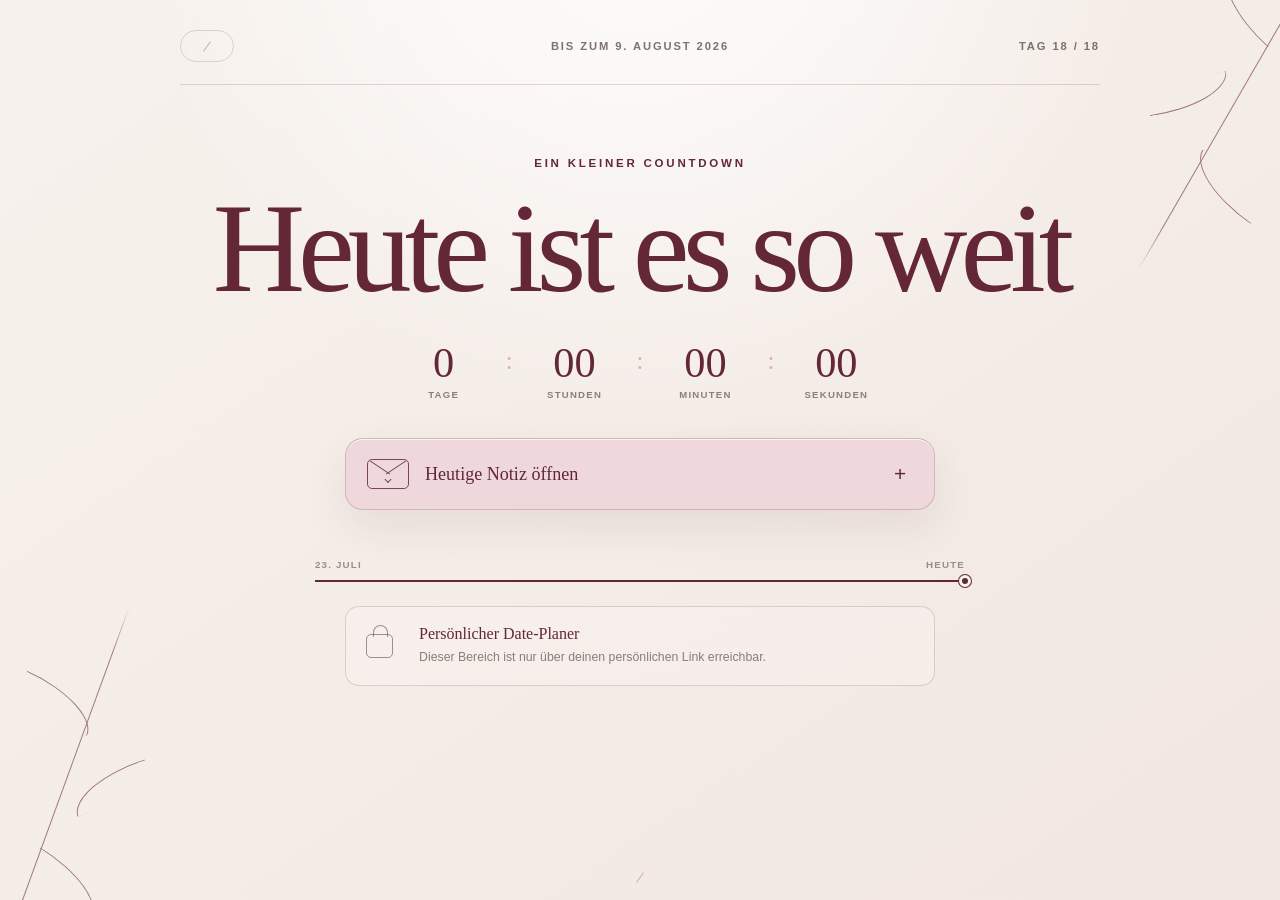
<file: countdown/index.html>
<!doctype html>
<html lang="de">
  <head>
    <meta charset="utf-8" />
    <meta name="viewport" content="width=device-width, initial-scale=1" />
    <meta name="theme-color" content="#f8f4ee" />
    <meta name="robots" content="noindex, nofollow, noarchive" />
    <meta
      name="description"
      content="Ein persönlicher Countdown bis zum 9. August 2026."
    />
    <title>Countdown · 9. August</title>
    <link rel="stylesheet" href="./style.css?v=1" />
    <script src="./app.js?v=3" defer></script>
  </head>
  <body>
    <main id="countdown-view" class="countdown-page">
      <div class="paper-grain" aria-hidden="true"></div>
      <div class="botanical botanical-left" aria-hidden="true">
        <span></span><span></span><span></span>
      </div>
      <div class="botanical botanical-right" aria-hidden="true">
        <span></span><span></span><span></span>
      </div>

      <section class="hero-shell" aria-labelledby="countdown-title">
        <header class="topline">
          <div class="monogram" aria-hidden="true">
            <i></i>
          </div>
          <p>Bis zum 9. August 2026</p>
          <span id="edition" class="edition">Tag 1 / 18</span>
        </header>

        <div class="hero-copy">
          <p class="eyebrow">Ein kleiner Countdown</p>
          <h1 id="countdown-title">Noch 17 Tage</h1>
        </div>

        <div class="live-countdown" aria-label="Verbleibende Zeit">
          <div><strong id="days">17</strong><span>Tage</span></div>
          <b aria-hidden="true">:</b>
          <div><strong id="hours">00</strong><span>Stunden</span></div>
          <b aria-hidden="true">:</b>
          <div><strong id="minutes">00</strong><span>Minuten</span></div>
          <b aria-hidden="true">:</b>
          <div><strong id="seconds">00</strong><span>Sekunden</span></div>
        </div>

        <div class="daily-area">
          <button
            id="note-button"
            class="letter-button"
            type="button"
            aria-expanded="false"
            aria-controls="daily-note"
          >
            <span class="envelope-mark" aria-hidden="true"><i></i></span>
            <span id="note-button-label">Heutige Notiz öffnen</span>
            <em id="note-button-symbol" aria-hidden="true">+</em>
          </button>
          <div class="daily-note" id="daily-note">
            <p id="daily-note-text"></p>
            <span>— Für dich</span>
          </div>
        </div>

        <div
          id="progress-block"
          class="progress-block"
          aria-label="Fortschritt des Countdowns"
        >
          <div class="progress-labels">
            <span>23. Juli</span>
            <span id="progress-end">9. August</span>
          </div>
          <div class="progress-track">
            <i></i>
            <span id="progress-dot"></span>
          </div>
        </div>

        <div id="planner-locked" class="planner-teaser">
          <span class="lock-mark" aria-hidden="true"></span>
          <div>
            <p>Unser Date-Planer</p>
            <span>Öffnet am 2. August – sieben Tage vorher.</span>
          </div>
        </div>

        <div id="planner-missing-link" class="planner-teaser hidden">
          <span class="lock-mark" aria-hidden="true"></span>
          <div>
            <p>Persönlicher Date-Planer</p>
            <span>Dieser Bereich ist nur über deinen persönlichen Link erreichbar.</span>
          </div>
        </div>

        <section
          id="planner-card"
          class="planner-card hidden"
          aria-labelledby="planner-title"
        >
          <div class="planner-heading">
            <p class="section-kicker">Jetzt bist du dran</p>
            <h2 id="planner-title">Worauf hast du Lust?</h2>
            <p>Wähle die Richtung für unser Essen und deinen Wunschtermin.</p>
          </div>

          <form id="date-form">
            <fieldset>
              <legend>Essensrichtung</legend>
              <div class="food-grid">
                <label class="food-option">
                  <input type="radio" name="foodDirection" value="italian" required />
                  <span class="radio-dot" aria-hidden="true"></span>
                  <span><strong>Italienisch</strong><small>Pasta, Pizza &amp; Dolce</small></span>
                </label>
                <label class="food-option">
                  <input type="radio" name="foodDirection" value="asian" />
                  <span class="radio-dot" aria-hidden="true"></span>
                  <span><strong>Asiatisch</strong><small>Sushi, Bowls &amp; mehr</small></span>
                </label>
                <label class="food-option">
                  <input type="radio" name="foodDirection" value="mediterranean" />
                  <span class="radio-dot" aria-hidden="true"></span>
                  <span><strong>Mediterran</strong><small>Leicht und sommerlich</small></span>
                </label>
                <label class="food-option">
                  <input type="radio" name="foodDirection" value="modern-european" />
                  <span class="radio-dot" aria-hidden="true"></span>
                  <span><strong>Modern europäisch</strong><small>Klassisch, aber besonders</small></span>
                </label>
                <label class="food-option">
                  <input type="radio" name="foodDirection" value="comfort-food" />
                  <span class="radio-dot" aria-hidden="true"></span>
                  <span><strong>Gemütlich &amp; unkompliziert</strong><small>Einfach richtig gutes Essen</small></span>
                </label>
                <label class="food-option">
                  <input type="radio" name="foodDirection" value="surprise" />
                  <span class="radio-dot" aria-hidden="true"></span>
                  <span><strong>Überrasch mich</strong><small>Ich übernehme die Auswahl</small></span>
                </label>
              </div>
            </fieldset>

            <div class="date-time-grid">
              <label>
                <span>Datum</span>
                <input
                  id="preferred-date"
                  type="date"
                  min="2026-08-09"
                  max="2026-08-23"
                  value="2026-08-09"
                  required
                />
              </label>
              <label>
                <span>Uhrzeit</span>
                <input id="preferred-time" type="time" value="18:30" required />
              </label>
            </div>

            <p id="form-error" class="form-error hidden" role="alert"></p>
            <button id="submit-button" class="primary-button" type="submit">
              <span class="button-copy">Meine Auswahl senden</span>
              <span aria-hidden="true">→</span>
            </button>
            <p class="privacy-note">
              Deine Auswahl wird geschützt hinterlegt und ist nur in der privaten Ansicht sichtbar.
            </p>
          </form>
        </section>

        <section
          id="planner-success"
          class="planner-card planner-success hidden"
          aria-live="polite"
        >
          <span class="success-seal" aria-hidden="true">✓</span>
          <p class="section-kicker">Auswahl gespeichert</p>
          <h2>Danke, den Rest übernehme ich.</h2>
          <p>
            Deine Angaben sind nicht öffentlich sichtbar. Du kannst sie bei
            Bedarf noch einmal ändern.
          </p>
          <button id="change-choice" type="button" class="secondary-button">
            Auswahl ändern
          </button>
        </section>

        <footer aria-hidden="true"><i></i></footer>
      </section>
    </main>

    <main id="owner-view" class="private-page hidden">
      <section class="private-shell">
        <header class="private-header">
          <a id="back-to-countdown" href="./index.html" aria-label="Zurück zum Countdown">
            ← Countdown
          </a>
          <span>Private Ansicht</span>
        </header>

        <div class="private-intro">
          <p class="section-kicker">Private Ansicht</p>
          <h1>Die Auswahl</h1>
          <p>Hier erscheint, was im Date-Planer ausgewählt wurde.</p>
        </div>

        <form id="owner-access" class="access-card hidden">
          <label for="owner-key">Privater Zugangscode</label>
          <div>
            <input id="owner-key" type="password" autocomplete="off" required />
            <button type="submit">Öffnen</button>
          </div>
          <p id="owner-error" class="hidden" role="alert"></p>
        </form>

        <div id="choice-loading" class="choice-card loading-card hidden" aria-live="polite">
          Auswahl wird geladen …
        </div>

        <div id="choice-empty" class="choice-card empty-card hidden">
          <span aria-hidden="true">—</span>
          <h2>Noch keine Auswahl</h2>
          <p>Sobald der Date-Planer ausgefüllt wurde, findest du alles hier.</p>
        </div>

        <article id="choice-card" class="choice-card hidden">
          <div class="choice-number">01</div>
          <div class="choice-row">
            <span>Essensrichtung</span>
            <strong id="choice-food"></strong>
          </div>
          <div class="choice-row">
            <span>Wunschtermin</span>
            <strong id="choice-date"></strong>
          </div>
          <div class="choice-row">
            <span>Uhrzeit</span>
            <strong id="choice-time"></strong>
          </div>
          <footer id="choice-updated"></footer>
        </article>
      </section>
    </main>

    <noscript>
      <p class="noscript">Bitte aktiviere JavaScript, damit der Countdown funktioniert.</p>
    </noscript>
  </body>
</html>
</file>
<file: countdown/style.css>
:root {
  --paper: #f8f4ee;
  --paper-deep: #efe4da;
  --accent: #71343d;
  --accent-soft: #e0c5c4;
  --ink: #4f4540;
  --line: color-mix(in srgb, var(--accent) 19%, transparent);
  --sans: Inter, ui-sans-serif, -apple-system, BlinkMacSystemFont, "Segoe UI",
    sans-serif;
  --serif: "Iowan Old Style", "Baskerville", "Times New Roman", serif;
}

* {
  box-sizing: border-box;
}

html {
  min-width: 320px;
  background: var(--paper);
  scroll-behavior: smooth;
}

body {
  margin: 0;
  background: var(--paper);
  color: var(--ink);
  font-family: var(--sans);
}

button,
input {
  font: inherit;
}

button:focus-visible,
input:focus-visible,
a:focus-visible {
  outline: 3px solid color-mix(in srgb, var(--accent) 28%, transparent);
  outline-offset: 4px;
}

.hidden {
  display: none !important;
}

.countdown-page {
  position: relative;
  min-height: 100svh;
  overflow: hidden;
  background:
    radial-gradient(circle at 50% -10%, rgba(255, 255, 255, 0.92), transparent 43%),
    linear-gradient(145deg, var(--paper) 0%, var(--paper-deep) 145%);
  color: var(--ink);
  transition: background 900ms ease, color 900ms ease;
}

.paper-grain {
  position: absolute;
  inset: 0;
  pointer-events: none;
  opacity: 0.22;
  background-image:
    repeating-linear-gradient(
      96deg,
      rgba(75, 52, 42, 0.025) 0 1px,
      transparent 1px 4px
    ),
    repeating-linear-gradient(
      2deg,
      rgba(255, 255, 255, 0.18) 0 1px,
      transparent 1px 5px
    );
  mix-blend-mode: multiply;
}

.hero-shell {
  position: relative;
  z-index: 2;
  width: min(920px, calc(100% - 48px));
  min-height: 100svh;
  margin: 0 auto;
  padding: 30px 0 22px;
  display: flex;
  flex-direction: column;
  align-items: center;
}

.topline {
  width: 100%;
  display: grid;
  grid-template-columns: 1fr auto 1fr;
  align-items: center;
  padding-bottom: 22px;
  border-bottom: 1px solid var(--line);
  color: color-mix(in srgb, var(--ink) 72%, transparent);
}

.topline > p,
.edition {
  margin: 0;
  font-size: 0.7rem;
  font-weight: 600;
  letter-spacing: 0.17em;
  text-transform: uppercase;
}

.edition {
  justify-self: end;
}

.monogram {
  width: 54px;
  height: 32px;
  display: flex;
  align-items: center;
  justify-content: center;
  gap: 7px;
  border: 1px solid var(--line);
  border-radius: 999px;
  color: var(--accent);
  font-family: var(--serif);
  font-size: 0.88rem;
  font-weight: 600;
}

.monogram i,
footer i {
  width: 12px;
  height: 1px;
  background: var(--accent-soft);
  transform: rotate(-54deg);
}

.hero-copy {
  margin-top: clamp(54px, 8vh, 92px);
  text-align: center;
}

.eyebrow {
  margin: 0 0 21px;
  color: var(--accent);
  font-size: 0.72rem;
  font-weight: 650;
  letter-spacing: 0.24em;
  text-transform: uppercase;
}

h1 {
  max-width: 900px;
  margin: 0;
  color: var(--accent);
  font-family: var(--serif);
  font-size: clamp(4.2rem, 10vw, 8.4rem);
  font-weight: 400;
  letter-spacing: -0.055em;
  line-height: 0.92;
  text-wrap: balance;
}

.intro {
  max-width: 540px;
  margin: 28px auto 0;
  color: color-mix(in srgb, var(--ink) 78%, transparent);
  font-family: var(--serif);
  font-size: clamp(1.04rem, 2vw, 1.23rem);
  line-height: 1.65;
  text-wrap: balance;
}

.live-countdown {
  margin-top: 34px;
  display: flex;
  align-items: flex-start;
  justify-content: center;
  gap: clamp(10px, 2.5vw, 26px);
}

.live-countdown div {
  min-width: 72px;
  display: grid;
  justify-items: center;
  gap: 5px;
}

.live-countdown strong {
  color: var(--accent);
  font-family: var(--serif);
  font-size: clamp(1.8rem, 4vw, 2.65rem);
  font-weight: 400;
  font-variant-numeric: tabular-nums;
  line-height: 1;
}

.live-countdown span {
  color: color-mix(in srgb, var(--ink) 63%, transparent);
  font-size: 0.6rem;
  font-weight: 650;
  letter-spacing: 0.13em;
  text-transform: uppercase;
}

.live-countdown b {
  margin-top: 5px;
  color: var(--accent-soft);
  font-family: var(--serif);
  font-size: 1.55rem;
  font-weight: 400;
}

.daily-area {
  width: min(590px, 100%);
  margin-top: 38px;
}

.letter-button {
  position: relative;
  width: 100%;
  min-height: 72px;
  display: grid;
  grid-template-columns: 44px 1fr 26px;
  align-items: center;
  gap: 14px;
  padding: 12px 21px;
  border: 1px solid color-mix(in srgb, var(--accent) 20%, transparent);
  border-radius: 18px;
  background: color-mix(in srgb, white 52%, var(--accent-soft));
  box-shadow:
    0 16px 44px rgba(76, 44, 44, 0.09),
    inset 0 1px rgba(255, 255, 255, 0.75);
  color: var(--accent);
  cursor: pointer;
  transition:
    transform 180ms ease,
    box-shadow 180ms ease,
    background 700ms ease;
}

.letter-button:hover {
  transform: translateY(-2px);
  box-shadow:
    0 19px 48px rgba(76, 44, 44, 0.13),
    inset 0 1px rgba(255, 255, 255, 0.75);
}

.letter-button > span:nth-child(2) {
  text-align: left;
  font-family: var(--serif);
  font-size: 1.13rem;
}

.letter-button em {
  font-size: 1.3rem;
  font-style: normal;
  font-weight: 300;
}

.envelope-mark {
  position: relative;
  width: 42px;
  height: 30px;
  border: 1px solid currentColor;
  border-radius: 5px;
  opacity: 0.82;
}

.envelope-mark::before,
.envelope-mark::after {
  content: "";
  position: absolute;
  top: 7px;
  width: 24px;
  height: 1px;
  background: currentColor;
}

.envelope-mark::before {
  left: 0;
  transform: rotate(34deg);
}

.envelope-mark::after {
  right: 0;
  transform: rotate(-34deg);
}

.envelope-mark i {
  position: absolute;
  left: 50%;
  bottom: 6px;
  width: 5px;
  height: 5px;
  border-right: 1px solid currentColor;
  border-bottom: 1px solid currentColor;
  transform: translateX(-50%) rotate(45deg);
}

.daily-note {
  display: grid;
  grid-template-rows: 0fr;
  padding: 0 24px;
  overflow: hidden;
  border: 1px solid transparent;
  border-top: 0;
  border-radius: 0 0 16px 16px;
  opacity: 0;
  transition:
    grid-template-rows 360ms ease,
    padding 360ms ease,
    opacity 240ms ease,
    border-color 360ms ease;
}

.daily-note p,
.daily-note span {
  min-height: 0;
  overflow: hidden;
}

.daily-note p {
  margin: 0;
  font-family: var(--serif);
  font-size: 1.03rem;
  line-height: 1.65;
}

.daily-note span {
  justify-self: end;
  color: var(--accent);
  font-family: var(--serif);
  font-style: italic;
}

.daily-note.is-open {
  grid-template-rows: 1fr;
  gap: 8px;
  padding: 23px 24px 20px;
  border-color: var(--line);
  opacity: 1;
}

.progress-block {
  width: min(650px, 100%);
  margin-top: 30px;
}

.progress-labels {
  display: flex;
  justify-content: space-between;
  margin-bottom: 10px;
  color: color-mix(in srgb, var(--ink) 54%, transparent);
  font-size: 0.61rem;
  font-weight: 650;
  letter-spacing: 0.12em;
  text-transform: uppercase;
}

.progress-track {
  position: relative;
  height: 2px;
  background: color-mix(in srgb, var(--accent) 13%, transparent);
}

.progress-track i {
  position: absolute;
  inset: 0 auto 0 0;
  width: var(--reveal-progress);
  background: var(--accent);
  transition: width 900ms ease;
}

.progress-track span {
  position: absolute;
  top: 50%;
  width: 12px;
  height: 12px;
  border: 3px solid var(--paper);
  border-radius: 50%;
  background: var(--accent);
  box-shadow: 0 0 0 1px var(--accent);
  transform: translateY(-50%);
  transition: left 900ms ease;
}

.planner-teaser {
  width: min(590px, 100%);
  margin-top: 24px;
  display: grid;
  grid-template-columns: 38px 1fr;
  align-items: center;
  gap: 15px;
  padding: 18px 20px;
  border: 1px solid var(--line);
  border-radius: 14px;
  background: rgba(255, 255, 255, 0.19);
}

.lock-mark {
  position: relative;
  width: 27px;
  height: 24px;
  display: grid;
  place-items: center;
  border: 1px solid color-mix(in srgb, var(--ink) 53%, transparent);
  border-radius: 5px;
  color: var(--accent);
  font-size: 0.78rem;
}

.planner-teaser .lock-mark::before {
  content: "";
  position: absolute;
  left: 6px;
  bottom: 20px;
  width: 13px;
  height: 11px;
  border: 1px solid color-mix(in srgb, var(--ink) 53%, transparent);
  border-bottom: 0;
  border-radius: 9px 9px 0 0;
}

.planner-teaser p {
  margin: 0 0 4px;
  color: var(--accent);
  font-family: var(--serif);
  font-size: 1rem;
}

.planner-teaser div span {
  color: color-mix(in srgb, var(--ink) 64%, transparent);
  font-size: 0.77rem;
  line-height: 1.5;
}

.planner-card {
  width: min(760px, 100%);
  margin-top: 34px;
  padding: clamp(24px, 5vw, 48px);
  border: 1px solid var(--line);
  border-radius: 24px;
  background:
    linear-gradient(rgba(255, 255, 255, 0.55), rgba(255, 255, 255, 0.31)),
    var(--paper);
  box-shadow: 0 24px 70px rgba(76, 44, 44, 0.08);
}

.planner-heading {
  max-width: 540px;
  margin-bottom: 34px;
}

.section-kicker {
  margin: 0 0 10px;
  color: var(--accent);
  font-size: 0.66rem;
  font-weight: 700;
  letter-spacing: 0.2em;
  text-transform: uppercase;
}

.planner-heading h2,
.planner-success h2 {
  margin: 0;
  color: var(--accent);
  font-family: var(--serif);
  font-size: clamp(2.25rem, 6vw, 3.6rem);
  font-weight: 400;
  letter-spacing: -0.035em;
  line-height: 1;
}

.planner-heading > p:last-child,
.planner-success > p {
  margin: 15px 0 0;
  color: color-mix(in srgb, var(--ink) 70%, transparent);
  font-family: var(--serif);
  font-size: 1.03rem;
  line-height: 1.6;
}

.planner-card fieldset {
  margin: 0;
  padding: 0;
  border: 0;
}

.planner-card legend,
.date-time-grid label > span {
  margin-bottom: 12px;
  color: color-mix(in srgb, var(--ink) 76%, transparent);
  font-size: 0.67rem;
  font-weight: 700;
  letter-spacing: 0.13em;
  text-transform: uppercase;
}

.food-grid {
  display: grid;
  grid-template-columns: repeat(2, minmax(0, 1fr));
  gap: 10px;
}

.food-option {
  position: relative;
  min-height: 74px;
  display: grid;
  grid-template-columns: 18px 1fr;
  align-items: center;
  gap: 12px;
  padding: 14px 15px;
  border: 1px solid var(--line);
  border-radius: 13px;
  background: rgba(255, 255, 255, 0.25);
  cursor: pointer;
  transition:
    border-color 180ms ease,
    background 180ms ease,
    transform 180ms ease;
}

.food-option:hover {
  transform: translateY(-1px);
  border-color: color-mix(in srgb, var(--accent) 38%, transparent);
}

.food-option:has(input:checked) {
  border-color: var(--accent);
  background: color-mix(in srgb, var(--accent-soft) 32%, white);
}

.food-option input {
  position: absolute;
  width: 1px;
  height: 1px;
  overflow: hidden;
  opacity: 0;
}

.radio-dot {
  width: 15px;
  height: 15px;
  display: grid;
  place-items: center;
  border: 1px solid color-mix(in srgb, var(--accent) 55%, transparent);
  border-radius: 50%;
}

.food-option:has(input:checked) .radio-dot::after {
  content: "";
  width: 7px;
  height: 7px;
  border-radius: 50%;
  background: var(--accent);
}

.food-option strong {
  display: block;
  color: var(--accent);
  font-family: var(--serif);
  font-size: 1rem;
  font-weight: 500;
}

.food-option small {
  display: block;
  margin-top: 3px;
  color: color-mix(in srgb, var(--ink) 57%, transparent);
  font-size: 0.67rem;
}

.date-time-grid {
  display: grid;
  grid-template-columns: 1fr 1fr;
  gap: 12px;
  margin-top: 25px;
}

.date-time-grid label {
  display: grid;
}

.date-time-grid input,
.access-card input {
  width: 100%;
  min-height: 50px;
  padding: 0 14px;
  border: 1px solid var(--line);
  border-radius: 11px;
  background: rgba(255, 255, 255, 0.48);
  color: var(--ink);
  color-scheme: light;
}

.primary-button,
.secondary-button {
  min-height: 54px;
  display: inline-flex;
  align-items: center;
  justify-content: center;
  gap: 18px;
  border: 1px solid var(--accent);
  border-radius: 999px;
  cursor: pointer;
  transition:
    transform 180ms ease,
    background 180ms ease;
}

.primary-button {
  width: 100%;
  margin-top: 25px;
  padding: 0 23px;
  background: var(--accent);
  color: var(--paper);
}

.primary-button:hover:not(:disabled),
.secondary-button:hover {
  transform: translateY(-2px);
}

.primary-button:disabled {
  cursor: wait;
  opacity: 0.62;
}

.primary-button > span:last-child {
  margin-left: auto;
  font-size: 1.2rem;
}

.privacy-note {
  margin: 13px 0 0;
  color: color-mix(in srgb, var(--ink) 57%, transparent);
  font-size: 0.67rem;
  line-height: 1.5;
  text-align: center;
}

.form-error {
  margin: 15px 0 0;
  padding: 11px 13px;
  border-radius: 9px;
  background: color-mix(in srgb, #a82424 8%, transparent);
  color: #7a2424;
  font-size: 0.78rem;
}

.planner-success {
  text-align: center;
}

.success-seal {
  width: 54px;
  height: 54px;
  margin: 0 auto 23px;
  display: grid;
  place-items: center;
  border: 1px solid var(--accent);
  border-radius: 50%;
  color: var(--accent);
  font-family: var(--serif);
  font-size: 1.3rem;
}

.planner-success .section-kicker {
  margin-bottom: 12px;
}

.planner-success > p {
  max-width: 470px;
  margin-inline: auto;
}

.secondary-button {
  margin-top: 25px;
  padding: 0 24px;
  background: transparent;
  color: var(--accent);
}

footer {
  margin-top: auto;
  padding-top: 30px;
  display: flex;
  align-items: center;
  gap: 8px;
  color: color-mix(in srgb, var(--accent) 67%, transparent);
  font-family: var(--serif);
  font-size: 0.72rem;
}

.botanical {
  position: absolute;
  z-index: 1;
  width: 270px;
  height: 460px;
  pointer-events: none;
  opacity: var(--botanical-opacity);
  transition:
    opacity 900ms ease,
    transform 900ms ease;
}

.botanical::before {
  content: "";
  position: absolute;
  width: 1px;
  height: 410px;
  background: linear-gradient(transparent, var(--accent) 12% 88%, transparent);
  transform: rotate(26deg);
}

.botanical span {
  position: absolute;
  width: 82px;
  height: 34px;
  border: 1px solid var(--accent);
  border-left: 0;
  border-bottom: 0;
  border-radius: 0 100% 0 100%;
}

.botanical-left {
  left: -70px;
  bottom: -120px;
  transform: translateY(var(--daily-shift)) rotate(-6deg);
}

.botanical-left::before,
.botanical-right::before {
  left: 130px;
  top: 15px;
}

.botanical-left span:nth-child(1),
.botanical-right span:nth-child(1) {
  left: 97px;
  top: 108px;
  transform: rotate(31deg);
}

.botanical-left span:nth-child(2),
.botanical-right span:nth-child(2) {
  left: 142px;
  top: 198px;
  transform: scaleX(-1) rotate(12deg);
}

.botanical-left span:nth-child(3),
.botanical-right span:nth-child(3) {
  left: 87px;
  top: 288px;
  transform: rotate(38deg);
}

.botanical-right {
  right: -92px;
  top: -130px;
  transform: translateY(calc(var(--daily-shift) * -1)) rotate(184deg);
}

.private-page {
  min-height: 100svh;
  padding: 28px 24px 60px;
  background:
    radial-gradient(circle at 80% 0, rgba(255, 255, 255, 0.84), transparent 34%),
    #f3ece4;
  color: #493f3b;
}

.private-shell {
  width: min(740px, 100%);
  margin: 0 auto;
}

.private-header {
  display: flex;
  align-items: center;
  justify-content: space-between;
  padding-bottom: 22px;
  border-bottom: 1px solid rgba(93, 48, 56, 0.16);
}

.private-header a {
  display: flex;
  align-items: center;
  gap: 8px;
  color: #6a3039;
  font-family: var(--serif);
  font-size: 0.85rem;
  text-decoration: none;
}

.private-header a i {
  width: 12px;
  height: 1px;
  background: #d5b9b7;
  transform: rotate(-54deg);
}

.private-header > span {
  color: rgba(73, 63, 59, 0.62);
  font-size: 0.65rem;
  font-weight: 700;
  letter-spacing: 0.18em;
  text-transform: uppercase;
}

.private-intro {
  margin: clamp(55px, 10vw, 100px) 0 38px;
}

.private-intro h1 {
  margin: 0;
  color: #6a3039;
  font-size: clamp(3.5rem, 11vw, 6.8rem);
}

.private-intro > p:last-child {
  margin: 18px 0 0;
  color: rgba(73, 63, 59, 0.68);
  font-family: var(--serif);
  font-size: 1.1rem;
}

.access-card,
.choice-card {
  padding: clamp(22px, 5vw, 38px);
  border: 1px solid rgba(93, 48, 56, 0.16);
  border-radius: 20px;
  background: rgba(255, 255, 255, 0.36);
  box-shadow: 0 24px 70px rgba(76, 44, 44, 0.07);
}

.access-card label {
  display: block;
  margin-bottom: 10px;
  color: rgba(73, 63, 59, 0.7);
  font-size: 0.67rem;
  font-weight: 700;
  letter-spacing: 0.13em;
  text-transform: uppercase;
}

.access-card > div {
  display: grid;
  grid-template-columns: 1fr auto;
  gap: 9px;
}

.access-card button {
  padding: 0 20px;
  border: 0;
  border-radius: 11px;
  background: #6a3039;
  color: #f8f3ed;
  cursor: pointer;
}

.access-card > p {
  margin: 12px 0 0;
  color: #872c2c;
  font-size: 0.78rem;
}

.choice-card {
  position: relative;
  overflow: hidden;
}

.choice-card::after {
  content: "";
  position: absolute;
  right: -48px;
  bottom: -72px;
  width: 170px;
  height: 170px;
  border: 1px solid rgba(106, 48, 57, 0.12);
  border-radius: 50%;
  box-shadow:
    0 0 0 24px rgba(106, 48, 57, 0.035),
    0 0 0 48px rgba(106, 48, 57, 0.025);
}

.choice-number {
  margin-bottom: 27px;
  color: #6a3039;
  font-family: var(--serif);
  font-size: 1.2rem;
}

.choice-row {
  position: relative;
  z-index: 1;
  display: grid;
  grid-template-columns: 145px 1fr;
  gap: 20px;
  padding: 20px 0;
  border-top: 1px solid rgba(93, 48, 56, 0.13);
}

.choice-row span {
  color: rgba(73, 63, 59, 0.57);
  font-size: 0.66rem;
  font-weight: 700;
  letter-spacing: 0.12em;
  text-transform: uppercase;
}

.choice-row strong {
  color: #6a3039;
  font-family: var(--serif);
  font-size: clamp(1.08rem, 3vw, 1.38rem);
  font-weight: 500;
}

.choice-card footer {
  position: relative;
  z-index: 1;
  margin: 22px 0 0;
  padding: 18px 0 0;
  border-top: 1px solid rgba(93, 48, 56, 0.13);
  color: rgba(73, 63, 59, 0.53);
  font-family: var(--sans);
  font-size: 0.65rem;
}

.loading-card {
  color: rgba(73, 63, 59, 0.7);
  font-family: var(--serif);
}

.empty-card {
  text-align: center;
}

.empty-card > span {
  color: #6a3039;
  font-family: var(--serif);
  font-size: 2rem;
}

.empty-card h2 {
  margin: 12px 0 8px;
  color: #6a3039;
  font-family: var(--serif);
  font-weight: 400;
}

.empty-card p {
  margin: 0;
  color: rgba(73, 63, 59, 0.65);
  line-height: 1.6;
}

.noscript {
  position: fixed;
  right: 16px;
  bottom: 16px;
  left: 16px;
  z-index: 10;
  margin: 0;
  padding: 13px 16px;
  border-radius: 10px;
  background: #6a3039;
  color: #fffaf5;
  text-align: center;
}

@media (max-width: 720px) {
  .hero-shell {
    width: min(100% - 30px, 590px);
    padding-top: 18px;
    padding-bottom: 18px;
  }

  .topline {
    grid-template-columns: 1fr 1fr;
    padding-bottom: 15px;
  }

  .topline > p {
    display: none;
  }

  .hero-copy {
    margin-top: 48px;
  }

  h1 {
    font-size: clamp(3.6rem, 18vw, 5.4rem);
  }

  .intro {
    max-width: 390px;
    margin-top: 21px;
    padding: 0 10px;
    font-size: 1rem;
  }

  .live-countdown {
    width: 100%;
    margin-top: 27px;
    gap: 5px;
  }

  .live-countdown div {
    min-width: 0;
    flex: 1;
  }

  .live-countdown strong {
    font-size: clamp(1.6rem, 8vw, 2.2rem);
  }

  .live-countdown span {
    font-size: 0.49rem;
    letter-spacing: 0.08em;
  }

  .live-countdown b {
    font-size: 1.2rem;
  }

  .daily-area {
    margin-top: 30px;
  }

  .letter-button {
    min-height: 66px;
    grid-template-columns: 38px 1fr 18px;
    gap: 12px;
    padding: 10px 15px;
    border-radius: 15px;
  }

  .letter-button > span:nth-child(2) {
    font-size: 1rem;
  }

  .envelope-mark {
    width: 36px;
    height: 26px;
  }

  .envelope-mark::before,
  .envelope-mark::after {
    top: 6px;
    width: 21px;
  }

  .planner-teaser {
    padding: 16px;
  }

  .planner-card {
    margin-top: 28px;
    border-radius: 19px;
  }

  .food-grid {
    grid-template-columns: 1fr;
  }

  .date-time-grid {
    grid-template-columns: 1fr;
    gap: 18px;
  }

  .botanical {
    opacity: calc(var(--botanical-opacity) * 0.56);
  }

  .private-page {
    padding-inline: 15px;
  }

  .choice-row {
    grid-template-columns: 1fr;
    gap: 8px;
  }

  .access-card > div {
    grid-template-columns: 1fr;
  }

  .access-card button {
    min-height: 48px;
  }
}

@media (prefers-reduced-motion: reduce) {
  *,
  *::before,
  *::after {
    scroll-behavior: auto !important;
    transition-duration: 0.01ms !important;
    animation-duration: 0.01ms !important;
    animation-iteration-count: 1 !important;
  }
}
</file>
